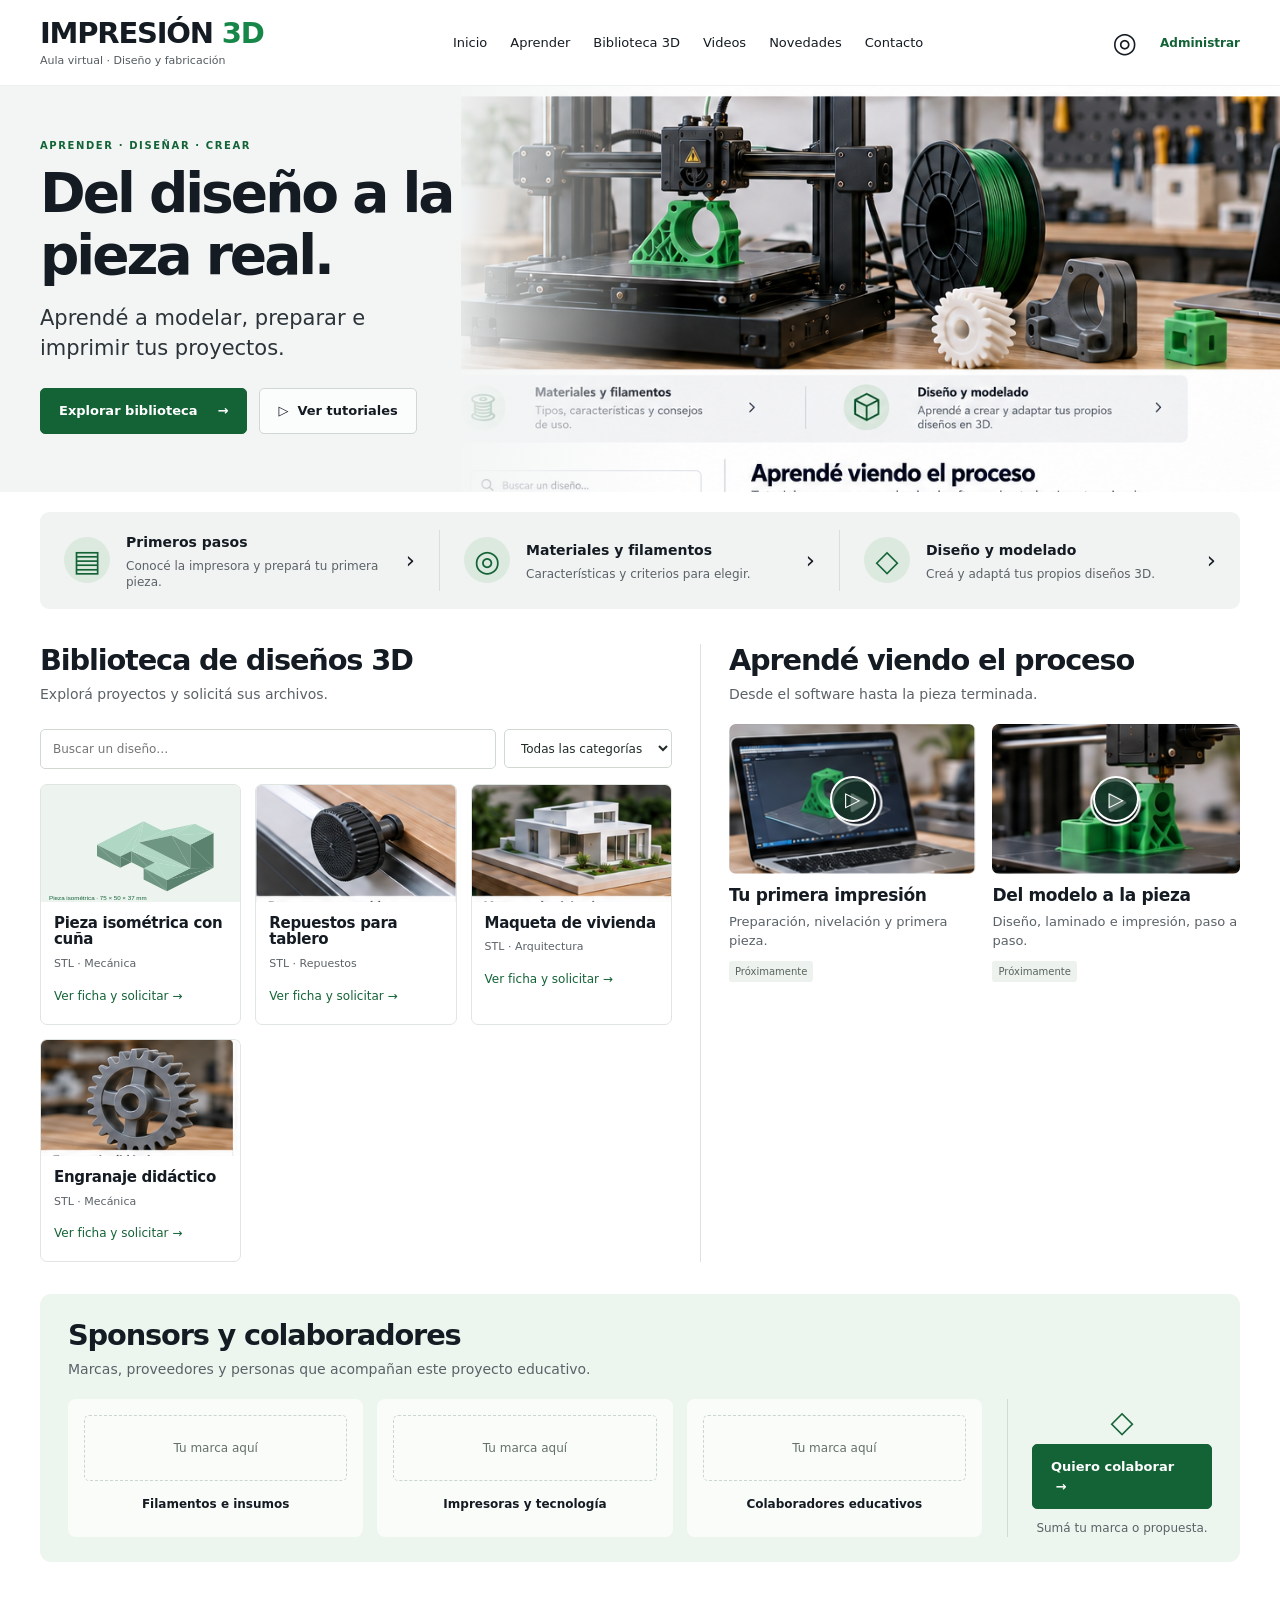
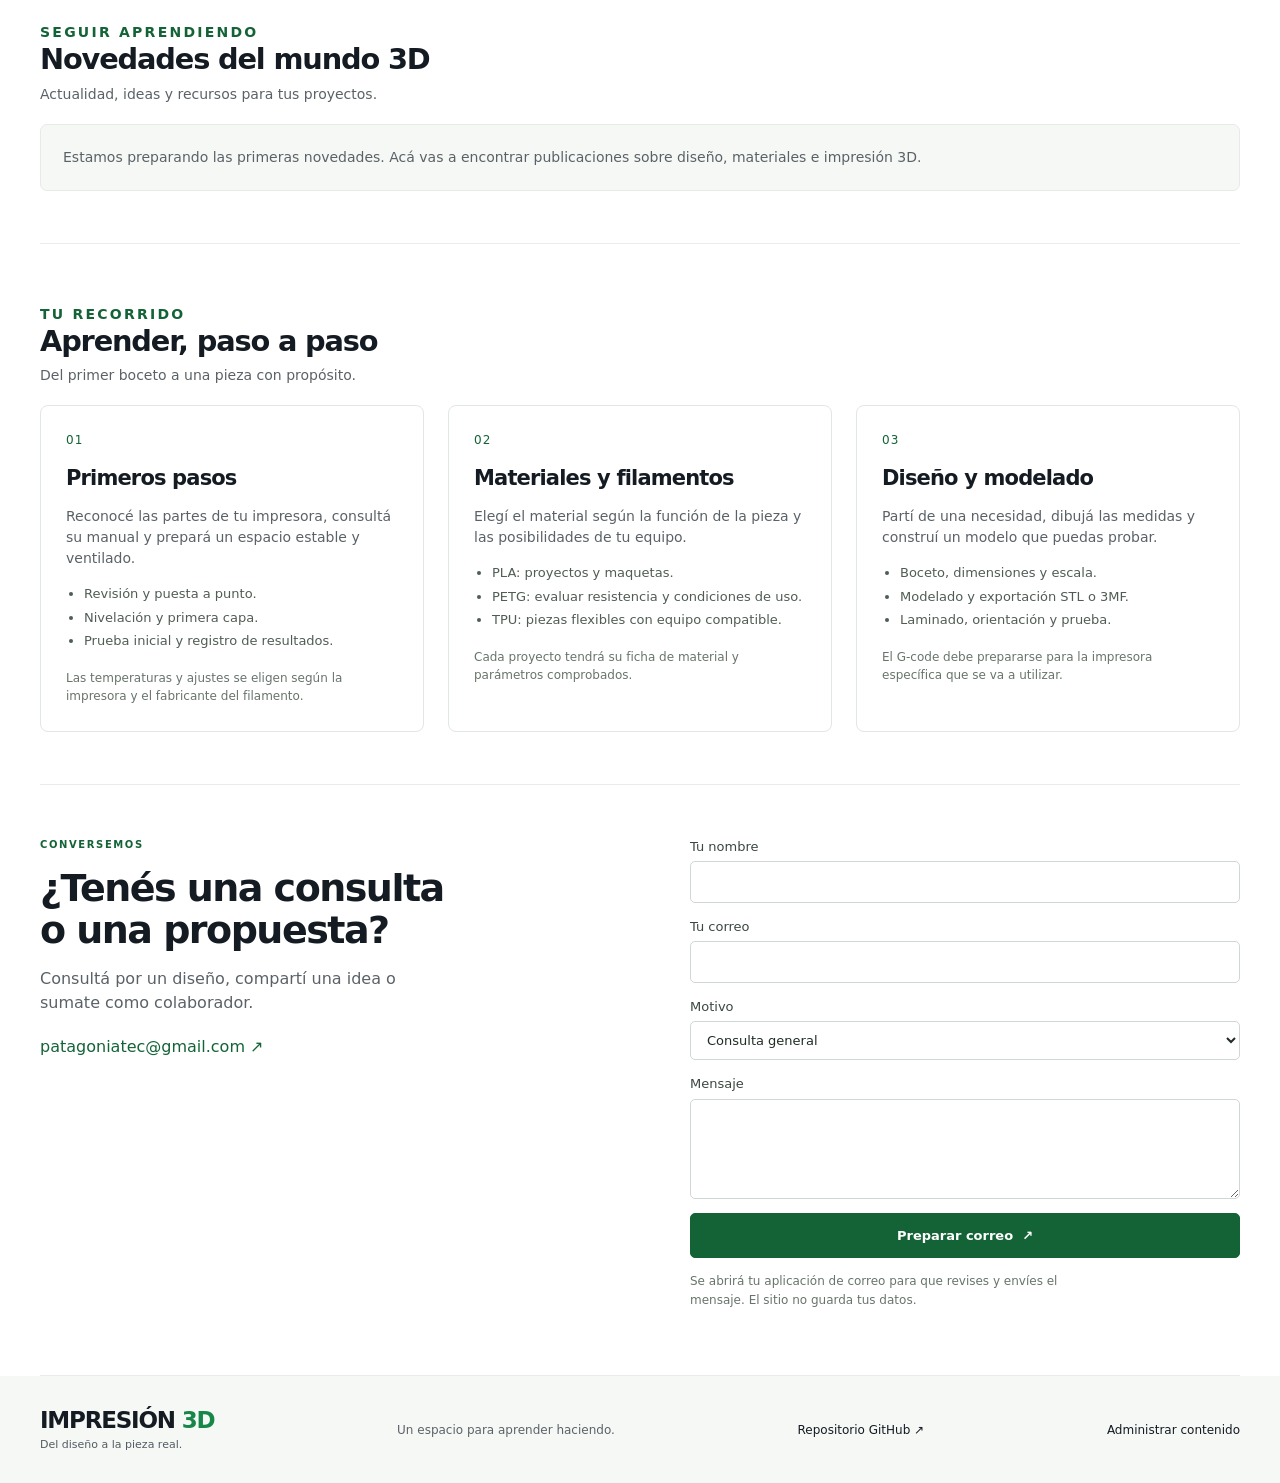
<file: index.html>
<!doctype html>
<html lang="es-AR"><head><meta charset="utf-8"><meta name="viewport" content="width=device-width, initial-scale=1"><meta name="description" content="Aula virtual de impresión 3D: diseño, materiales, biblioteca de proyectos y tutoriales. Del diseño a la pieza real."><meta name="theme-color" content="#146337"><title>Impresión 3D · Aula virtual</title><link rel="icon" href="assets/icono.svg" type="image/svg+xml"><link rel="stylesheet" href="styles.css"><script src="app.js" defer></script></head>
<body><a class="skip" href="#principal">Ir al contenido</a>
<header><div class="container header"><a class="brand" href="./" aria-label="Impresión 3D, inicio">IMPRESIÓN <span>3D</span><small>Aula virtual · Diseño y fabricación</small></a><button class="menu" aria-label="Abrir menú" aria-expanded="false" aria-controls="nav">☰</button><nav id="nav" aria-label="Principal"><a href="#inicio">Inicio</a><a href="#aprender">Aprender</a><a href="#biblioteca">Biblioteca 3D</a><a href="#videos">Videos</a><a href="#novedades">Novedades</a><a href="#contacto">Contacto</a></nav><div class="header-extra"><a id="instagram" href="#contacto" aria-label="Instagram: consultar disponibilidad" title="Instagram, próximamente">◎</a><a href="administrar.html">Administrar</a></div></div></header>
<main id="principal"><section class="hero" id="inicio"><div class="hero-photo" role="img" aria-label="Impresora 3D y piezas técnicas impresas"></div><div class="container hero-content"><div><p class="eyebrow">APRENDER · DISEÑAR · CREAR</p><h1>Del diseño a la<br>pieza real.</h1><p class="lead">Aprendé a modelar, preparar e imprimir tus proyectos.</p><div class="actions"><a class="button" href="#biblioteca">Explorar biblioteca <span>→</span></a><a class="button secondary" href="#videos">▷ &nbsp;Ver tutoriales</a></div></div></div></section>
<div class="container"><section class="quick" aria-label="Recorridos de aprendizaje"><a href="#primeros-pasos"><span class="quick-icon">▤</span><div><strong>Primeros pasos</strong><p>Conocé la impresora y prepará tu primera pieza.</p></div><span>›</span></a><a href="#materiales"><span class="quick-icon">◎</span><div><strong>Materiales y filamentos</strong><p>Características y criterios para elegir.</p></div><span>›</span></a><a href="#modelado"><span class="quick-icon">◇</span><div><strong>Diseño y modelado</strong><p>Creá y adaptá tus propios diseños 3D.</p></div><span>›</span></a></section>
<div class="library-video"><section id="biblioteca"><div class="section-head"><div><h2>Biblioteca de diseños 3D</h2><p>Explorá proyectos y solicitá sus archivos.</p></div></div><div class="filters"><label class="search"><span class="sr-only">Buscar un diseño</span><input type="search" id="buscar" placeholder="Buscar un diseño…"></label><label><span class="sr-only">Categoría</span><select id="categoria"><option value="">Todas las categorías</option><option>Repuestos</option><option>Arquitectura</option><option>Mecánica</option></select></label></div><div id="disenos" class="design-grid" aria-live="polite"><p>Cargando biblioteca…</p></div></section>
<section id="videos"><div class="section-head"><div><h2>Aprendé viendo el proceso</h2><p>Desde el software hasta la pieza terminada.</p></div></div><div id="video-grid" class="video-grid"></div></section></div>
<section id="colaboradores" class="sponsors"><div class="section-head"><div><h2>Sponsors y colaboradores</h2><p>Marcas, proveedores y personas que acompañan este proyecto educativo.</p></div></div><div class="sponsor-layout"><div id="sponsor-grid" class="sponsor-grid"></div><div class="sponsor-cta"><span class="handshake" aria-hidden="true">◇</span><a class="button" href="#contacto" data-motivo="Colaboración">Quiero colaborar &nbsp;→</a><p>Sumá tu marca o propuesta.</p></div></div></section>
<section id="novedades" class="section"><div class="section-head"><div><p class="eyebrow">SEGUIR APRENDIENDO</p><h2>Novedades del mundo 3D</h2><p>Actualidad, ideas y recursos para tus proyectos.</p></div></div><div id="noticias"></div></section>
<section id="aprender" class="section"><div class="section-head"><div><p class="eyebrow">TU RECORRIDO</p><h2>Aprender, paso a paso</h2><p>Del primer boceto a una pieza con propósito.</p></div></div><div class="learning-grid"><article id="primeros-pasos"><span class="step">01</span><h3>Primeros pasos</h3><p>Reconocé las partes de tu impresora, consultá su manual y prepará un espacio estable y ventilado.</p><ul><li>Revisión y puesta a punto.</li><li>Nivelación y primera capa.</li><li>Prueba inicial y registro de resultados.</li></ul><p class="note">Las temperaturas y ajustes se eligen según la impresora y el fabricante del filamento.</p></article><article id="materiales"><span class="step">02</span><h3>Materiales y filamentos</h3><p>Elegí el material según la función de la pieza y las posibilidades de tu equipo.</p><ul><li>PLA: proyectos y maquetas.</li><li>PETG: evaluar resistencia y condiciones de uso.</li><li>TPU: piezas flexibles con equipo compatible.</li></ul><p class="note">Cada proyecto tendrá su ficha de material y parámetros comprobados.</p></article><article id="modelado"><span class="step">03</span><h3>Diseño y modelado</h3><p>Partí de una necesidad, dibujá las medidas y construí un modelo que puedas probar.</p><ul><li>Boceto, dimensiones y escala.</li><li>Modelado y exportación STL o 3MF.</li><li>Laminado, orientación y prueba.</li></ul><p class="note">El G-code debe prepararse para la impresora específica que se va a utilizar.</p></article></div></section>
<section id="contacto" class="contact section"><div><p class="eyebrow">CONVERSEMOS</p><h2>¿Tenés una consulta<br>o una propuesta?</h2><p>Consultá por un diseño, compartí una idea o sumate como colaborador.</p><a id="contact-email" href="mailto:patagoniatec@gmail.com">patagoniatec@gmail.com ↗</a></div><form id="contact-form"><label>Tu nombre<input name="nombre" required maxlength="100" autocomplete="name"></label><label>Tu correo<input name="correo" type="email" required autocomplete="email"></label><label>Motivo<select name="motivo"><option>Consulta general</option><option>Solicitud de archivo</option><option>Colaboración</option></select></label><label>Mensaje<textarea name="mensaje" required rows="4" maxlength="4000"></textarea></label><button class="button" type="submit">Preparar correo &nbsp;↗</button><p class="note">Se abrirá tu aplicación de correo para que revises y envíes el mensaje. El sitio no guarda tus datos.</p><p id="form-status" role="status"></p></form></section></div></main>
<footer><div class="container"><a class="brand" href="#inicio">IMPRESIÓN <span>3D</span><small>Del diseño a la pieza real.</small></a><p>Un espacio para aprender haciendo.</p><a href="https://github.com/patagoniatec-ux/estudio-3D" target="_blank" rel="noopener">Repositorio GitHub ↗</a><a href="administrar.html">Administrar contenido</a></div></footer>
<dialog id="detalle"><button class="close" aria-label="Cerrar detalle">×</button><div id="dialog-content"></div></dialog><noscript><p class="container">Activá JavaScript para consultar la biblioteca. Podés escribir a patagoniatec@gmail.com.</p></noscript></body></html>
</file>
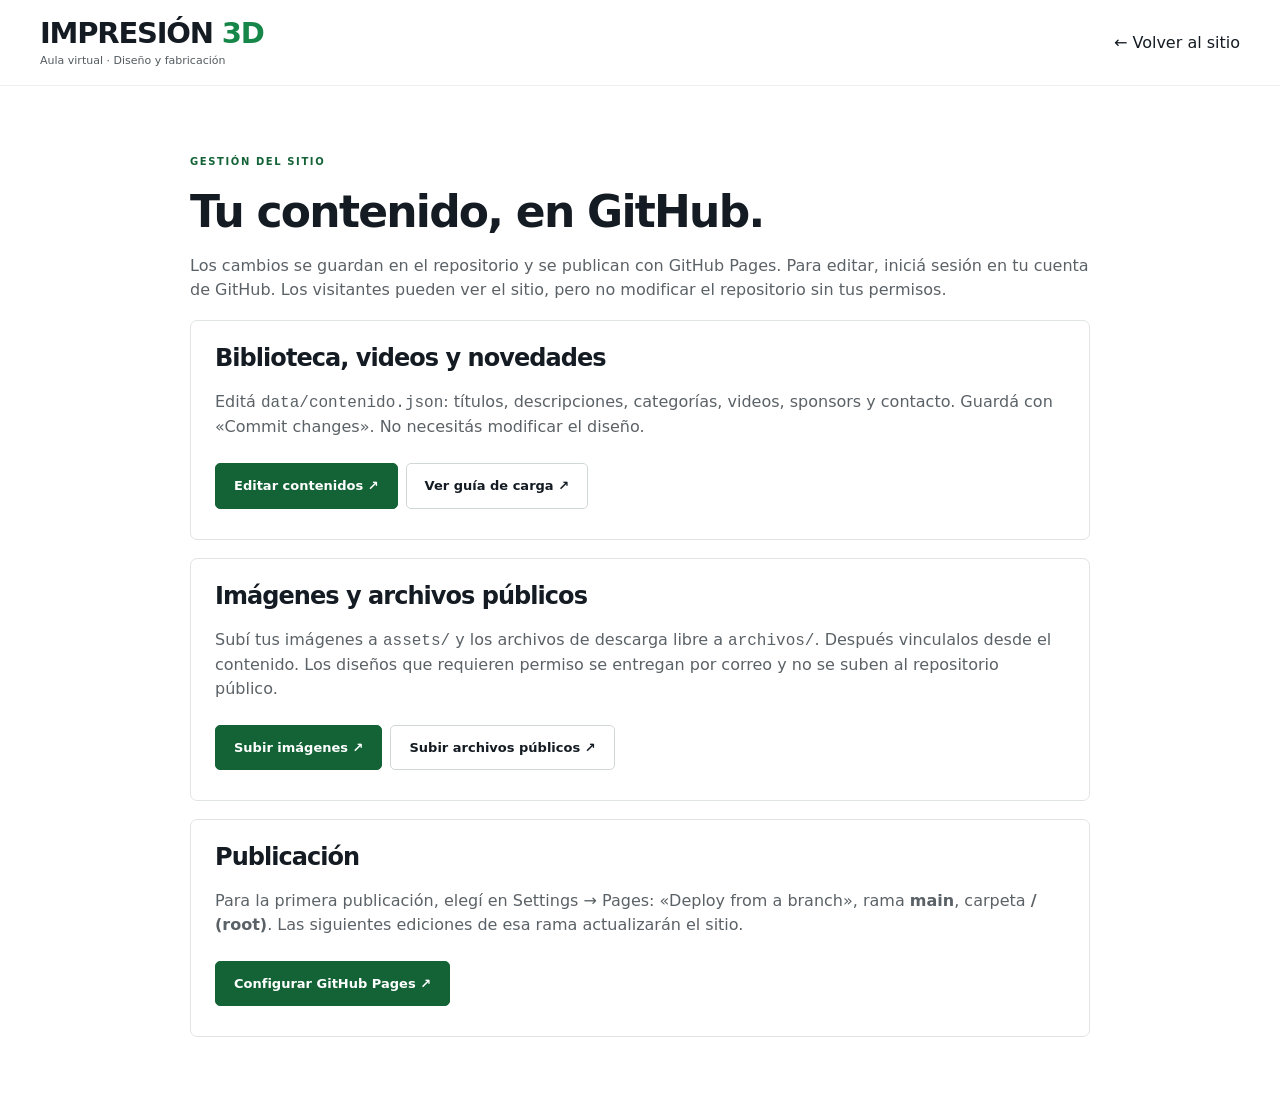
<file: administrar.html>
<!doctype html><html lang="es-AR"><head><meta charset="utf-8"><meta name="viewport" content="width=device-width,initial-scale=1"><title>Administrar · Impresión 3D</title><link rel="stylesheet" href="styles.css"><link rel="icon" href="assets/icono.svg"></head><body><header><div class="container header"><a class="brand" href="./">IMPRESIÓN <span>3D</span><small>Aula virtual · Diseño y fabricación</small></a><a href="./" style="margin-left:auto">← Volver al sitio</a></div></header><main class="container admin"><p class="eyebrow">GESTIÓN DEL SITIO</p><h1>Tu contenido, en GitHub.</h1><p>Los cambios se guardan en el repositorio y se publican con GitHub Pages. Para editar, iniciá sesión en tu cuenta de GitHub. Los visitantes pueden ver el sitio, pero no modificar el repositorio sin tus permisos.</p><article class="card"><h2>Biblioteca, videos y novedades</h2><p>Editá <code>data/contenido.json</code>: títulos, descripciones, categorías, videos, sponsors y contacto. Guardá con «Commit changes». No necesitás modificar el diseño.</p><a class="button" href="https://github.com/patagoniatec-ux/estudio-3D/edit/main/data/contenido.json" target="_blank" rel="noopener">Editar contenidos ↗</a><a class="button secondary" href="https://github.com/patagoniatec-ux/estudio-3D/blob/main/GUIA-DE-CARGA.md" target="_blank" rel="noopener">Ver guía de carga ↗</a></article><article class="card"><h2>Imágenes y archivos públicos</h2><p>Subí tus imágenes a <code>assets/</code> y los archivos de descarga libre a <code>archivos/</code>. Después vinculalos desde el contenido. Los diseños que requieren permiso se entregan por correo y no se suben al repositorio público.</p><a class="button" href="https://github.com/patagoniatec-ux/estudio-3D/upload/main/assets" target="_blank" rel="noopener">Subir imágenes ↗</a><a class="button secondary" href="https://github.com/patagoniatec-ux/estudio-3D/upload/main/archivos" target="_blank" rel="noopener">Subir archivos públicos ↗</a></article><article class="card"><h2>Publicación</h2><p>Para la primera publicación, elegí en Settings → Pages: «Deploy from a branch», rama <strong>main</strong>, carpeta <strong>/ (root)</strong>. Las siguientes ediciones de esa rama actualizarán el sitio.</p><a class="button" href="https://github.com/patagoniatec-ux/estudio-3D/settings/pages" target="_blank" rel="noopener">Configurar GitHub Pages ↗</a></article></main></body></html>
</file>
<file: styles.css>
*{box-sizing:border-box}html{scroll-behavior:smooth;scroll-padding-top:100px}body{margin:0;color:#141b22;background:#fff;font:16px/1.5 system-ui,-apple-system,BlinkMacSystemFont,"Segoe UI",sans-serif}a{color:inherit;text-decoration:none}button,input,select,textarea{font:inherit}button,a,input,select,textarea{-webkit-tap-highlight-color:transparent}button{cursor:pointer}a:focus-visible,button:focus-visible,input:focus-visible,select:focus-visible,textarea:focus-visible{outline:3px solid #259b60;outline-offset:4px}h1,h2,h3,p{margin:0}h1,h2,h3{line-height:1.12;letter-spacing:-.04em}h2{font-size:clamp(26px,2.25vw,36px)}h3{font-size:21px}p{color:#5b6267}section[id],article[id]{scroll-margin-top:100px}.container{max-width:1360px;width:calc(100% - 80px);margin:auto}.header{display:flex;align-items:center;gap:32px;min-height:85px}header{background:#fff;border-bottom:1px solid #edf0ed;position:relative;z-index:3}.brand{font-size:29px;font-weight:850;line-height:1.1;letter-spacing:-1.2px;white-space:nowrap}.brand span{color:#168748}.brand small{display:block;font-size:11px;font-weight:400;color:#535b60;letter-spacing:0;margin-top:5px}nav{display:flex;gap:23px;margin:auto;font-size:13px}nav a{padding:10px 0}nav a:hover{color:#146337}.header-extra{display:flex;gap:23px;align-items:center;font-size:12px;color:#146337;font-weight:650}#instagram{font-size:28px;color:#141b22}.menu{display:none}.hero{position:relative;background:#f2f4f3;overflow:hidden}.hero-photo{position:absolute;inset:0 0 0 36%;background-image:url('assets/diseno-aprobado.png');background-size:164% auto;background-position:100% 7.9%;background-repeat:no-repeat}.hero:after{content:"";position:absolute;inset:0;background:linear-gradient(90deg,#f3f5f5 5%,#f3f5f5 29%,rgba(243,245,245,.92) 36%,transparent 53%)}.hero-content{position:relative;z-index:1;padding:52px 0 58px;min-height:360px}.hero h1{font-size:clamp(42px,4.3vw,68px);font-weight:800;letter-spacing:-.055em;margin:10px 0 18px}.lead{font-size:21px;max-width:405px;color:#2c3439;line-height:1.4}.eyebrow{font-size:10px;font-weight:750;letter-spacing:.16em;color:#146337}.actions{display:flex;gap:12px;margin-top:25px}.button{border:1px solid #146337;border-radius:5px;background:#146337;color:white;display:inline-flex;gap:20px;justify-content:center;align-items:center;padding:12px 18px;font-size:13px;font-weight:650;min-height:45px;transition:transform 150ms cubic-bezier(.23,1,.32,1),background-color 150ms ease}.button:active{transform:scale(.97)}.button:hover{background:#0d4d2a}.secondary{color:#141b22;background:#ffffffb3;border-color:#d1d6d6}.secondary:hover{background:white}.quick{display:grid;grid-template-columns:repeat(3,1fr);border-radius:9px;background:#f1f3f3;margin:20px 0 35px;padding:18px 0}.quick>a{display:flex;align-items:center;gap:16px;padding:0 24px;border-right:1px solid #d9dedd}.quick>a:last-child{border:0}.quick p{font-size:12px;margin-top:4px;line-height:1.4}.quick strong{font-size:14px}.quick-icon{display:grid;place-items:center;flex-shrink:0;width:46px;height:46px;border-radius:50%;background:#dce9df;color:#146337;font-size:30px}.quick>a>span:last-child{margin-left:auto;font-size:23px}.library-video{display:grid;grid-template-columns:1.17fr 1fr;gap:28px}.library-video>section+section{border-left:1px solid #dde1de;padding-left:28px}.section-head{display:flex;align-items:end;justify-content:space-between;gap:15px;margin-bottom:19px}.section-head p{font-size:14px;margin-top:8px}.filters{display:flex;gap:8px;margin-bottom:15px}.filters input,.filters select{font-size:12px;min-height:39px}.search{flex:1;min-width:0}.design-grid{display:grid;grid-template-columns:repeat(3,minmax(0,1fr));gap:14px}.card{border:1px solid #e0e5e1;border-radius:7px;overflow:hidden;min-width:0}.card-body{padding:13px}.card h3{font-size:15px;letter-spacing:-.02em}.card .meta{font-size:11px;margin:8px 0}.card button{border:0;padding:5px 0;color:#146337;background:none;font-size:12px;text-align:left;min-height:30px}.visual{width:100%;aspect-ratio:247/144;background-image:url('assets/diseno-aprobado.png');background-repeat:no-repeat;background-size:622% auto;background-position:8.3% 61%;background-color:#eef2ef}.vivienda{background-position:28.8% 61%}.engranaje{background-position:49.4% 61%}.video-grid{display:grid;grid-template-columns:1fr 1fr;gap:16px}.video-card{border:0;background:none;text-align:left;padding:0;color:inherit}.video-card .visual{position:relative;border-radius:7px;aspect-ratio:240/145;background-size:640% auto;background-position:71.9% 61%}.video-card .video2{background-position:91.7% 61%}.video-card h3{font-size:17px;margin:12px 0 7px;letter-spacing:-.02em}.video-card p{font-size:13px}.play{position:absolute;top:50%;left:50%;transform:translate(-50%,-50%);display:grid;place-items:center;border:2px solid white;color:white;background:#183a2bb3;border-radius:50%;width:46px;height:46px;font-size:20px}.badge{display:inline-block;font-size:10px;color:#58655c;background:#edf2ee;border-radius:3px;padding:3px 6px;margin-top:10px}.sponsors{margin-top:32px;padding:25px 28px;background:#edf5ef;border-radius:11px}.sponsor-layout{display:grid;grid-template-columns:1fr 205px;gap:25px}.sponsor-grid{display:grid;grid-template-columns:repeat(3,1fr);gap:14px}.sponsor-card{padding:16px;background:#ffffffb8;text-align:center;border-radius:8px}.logo-space{display:grid;place-items:center;min-height:66px;border:1px dashed #cbd6ce;border-radius:5px;color:#647068;font-size:12px;margin-bottom:10px}.logo-space img{max-width:100%;max-height:65px}.sponsor-card strong{font-size:12px}.sponsor-cta{display:flex;flex-direction:column;align-items:center;justify-content:center;border-left:1px solid #cddbd0;padding-left:24px}.sponsor-cta p{font-size:12px;margin-top:10px}.handshake{font-size:30px;color:#146337}.section{padding:52px 0;border-bottom:1px solid #e8ede9}.empty{padding:22px;background:#f6f8f6;border:1px solid #e6ebe6;border-radius:7px;font-size:14px}.learning-grid{display:grid;grid-template-columns:repeat(3,1fr);gap:24px}.learning-grid article{padding:25px;border:1px solid #e1e7e2;border-radius:8px}.step{display:block;font-size:12px;letter-spacing:.1em;color:#146337;margin-bottom:18px}.learning-grid p{font-size:14px;margin-top:16px}.learning-grid ul{padding-left:18px;color:#505c54;font-size:13px;line-height:1.8}.note{font-size:12px!important;color:#68746b;line-height:1.55}.contact{display:grid;grid-template-columns:1fr 1fr;gap:100px}.contact h2{font-size:38px;margin:15px 0}.contact p{max-width:420px}.contact a{display:inline-block;margin-top:20px;color:#146337}form{display:grid;gap:14px}label{display:block;font-size:13px;color:#3c4740}input,select,textarea{display:block;width:100%;border:1px solid #cfd8d1;border-radius:5px;padding:10px 12px;background:white;color:#202c24;margin-top:5px}textarea{resize:vertical}footer{background:#f6f8f6;padding:32px 0}footer .container{display:flex;align-items:center;justify-content:space-between;gap:24px}footer p,footer a:not(.brand){font-size:12px}footer .brand{font-size:23px}dialog{border:1px solid #d8e2da;border-radius:12px;padding:35px;max-width:600px;width:calc(100% - 32px);max-height:85vh;color:#141b22}dialog::backdrop{background:#0b1c15a6}dialog h2{padding-right:20px;margin-bottom:18px}dialog p{margin:15px 0}dialog .button{margin-top:10px}.close{position:absolute;right:12px;top:8px;background:none;border:0;font-size:28px;width:38px;height:38px}.sr-only,.skip:not(:focus){position:absolute;width:1px;height:1px;overflow:hidden;clip:rect(0,0,0,0)}.skip:focus{position:fixed;top:10px;left:10px;z-index:20;background:white;padding:10px}.admin{max-width:900px;padding:50px 0}.admin h1{font-size:44px}.admin p{margin:18px 0}.admin .card{padding:24px;margin:18px 0}.admin h2{font-size:24px}.admin .button{margin:6px 8px 6px 0}.admin code{word-break:break-word}.news-grid{display:grid;grid-template-columns:repeat(3,1fr);gap:20px}.news-card{padding:22px;border:1px solid #dde6df;border-radius:8px}.news-card h3{font-size:20px}.news-card p{margin:12px 0;font-size:14px}@media(min-width:1500px){.hero-content{min-height:410px;padding-top:65px}.hero-photo{background-size:164% auto}}@media(max-width:1100px){.container{width:calc(100% - 40px)}.header{gap:20px}nav{gap:14px;font-size:12px}.header-extra{gap:10px}.brand{font-size:24px}.library-video{grid-template-columns:1fr}.library-video>section+section{border:0;padding:20px 0 0}.video-grid{max-width:680px}.visual{aspect-ratio:247/144}.contact{gap:45px}.sponsor-layout{grid-template-columns:1fr}.sponsor-cta{border:0;padding:0;align-items:flex-start}.handshake{display:none}}@media(max-width:760px){html{scroll-padding-top:20px}.header{min-height:78px;flex-wrap:wrap;gap:15px}.brand{font-size:24px}.menu{display:block;margin-left:auto;font-size:24px;border:0;background:none;min-width:44px;min-height:44px}nav{display:none;order:4;width:100%;flex-wrap:wrap;padding-bottom:15px;margin:0}nav.open{display:flex}.header-extra{font-size:11px}.header-extra #instagram{display:none}.hero-photo{inset:auto 0 0;height:230px;background-size:164% auto;background-position:100% 7.9%}.hero:after{background:linear-gradient(180deg,#f3f5f5 42%,transparent 64%)}.hero-content{padding:32px 0 250px;min-height:570px}.hero h1{font-size:46px}.lead{font-size:18px;max-width:320px}.actions{gap:8px}.button{font-size:12px;padding:11px 13px;gap:10px}.quick{grid-template-columns:1fr;padding:0;margin-top:18px}.quick>a{padding:18px;border:0;border-bottom:1px solid #dae1db}.quick strong{font-size:15px}.quick p{font-size:13px}.design-grid{grid-template-columns:repeat(2,minmax(0,1fr))}.filters{flex-wrap:wrap}.filters>label{flex:1;min-width:140px}.sponsor-grid{grid-template-columns:1fr}.sponsor-card{display:flex;align-items:center;gap:16px;text-align:left}.logo-space{width:110px;flex-shrink:0;margin:0}.sponsors{padding:22px}.sponsors h2{font-size:27px}.section{padding:35px 0}.learning-grid,.contact,.news-grid{grid-template-columns:1fr}.contact{gap:25px}.contact h2{font-size:32px}footer .container{flex-wrap:wrap;justify-content:flex-start}footer p{width:100%}.admin h1{font-size:35px}.admin .card{padding:18px}}@media(max-width:390px){.container{width:calc(100% - 28px)}.header-extra{display:none}.design-grid,.video-grid{grid-template-columns:1fr}.hero h1{font-size:40px}.actions{flex-wrap:wrap}}@media(prefers-reduced-motion:reduce){html{scroll-behavior:auto}*{transition:none!important}}
</file>
